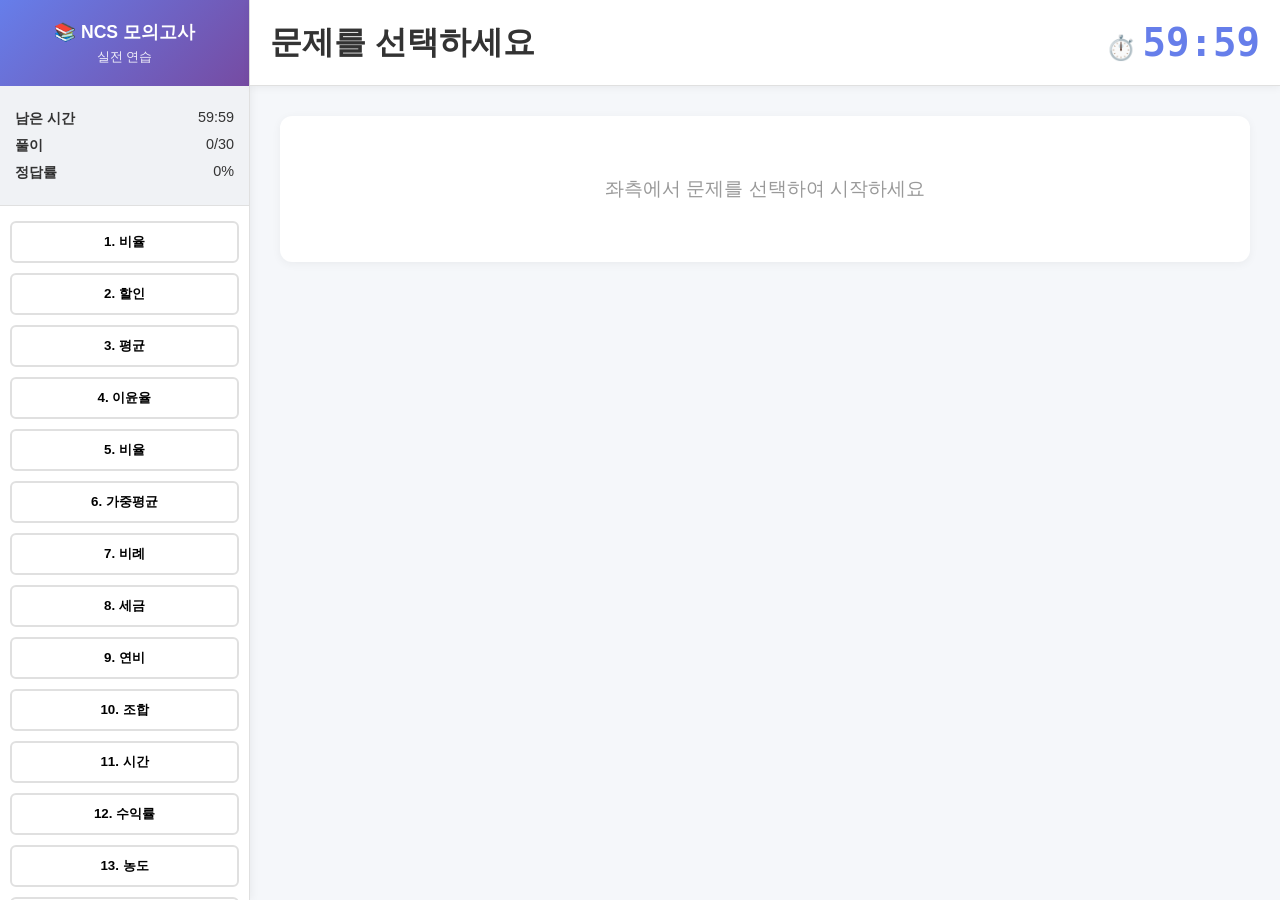
<file: index.html>
<!DOCTYPE html>
<html lang="ko">
<head>
    <meta charset="UTF-8">
    <meta name="viewport" content="width=device-width, initial-scale=1.0">
    <title>NCS 모의고사 - 실전 문제풀이</title>
    <script>
        // ncs_exam.html로 리다이렉트
        window.location.href = 'ncs_exam.html';
    </script>
</head>
<body>
    <p>로딩 중입니다...</p>
</body>
</html>
</file>
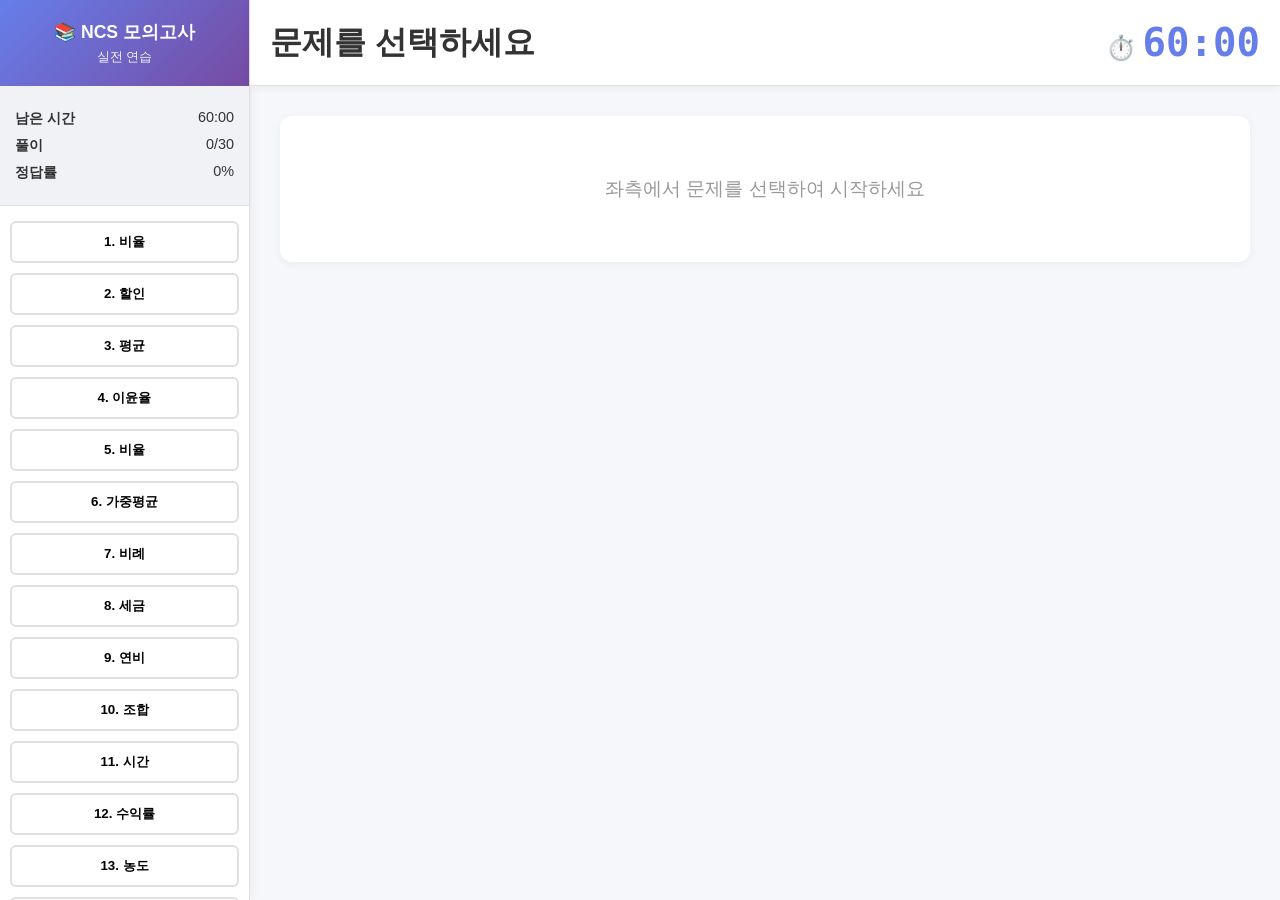
<file: ncs_exam.html>
<!DOCTYPE html>
<html lang="ko">
<head>
    <meta charset="UTF-8">
    <meta name="viewport" content="width=device-width, initial-scale=1.0">
    <title>NCS 모의고사 - 실전 문제풀이</title>
    <link rel="stylesheet" href="ncs_exam.css">
</head>
<body>
    <div class="container">
        <!-- 사이드바 -->
        <div class="sidebar">
            <div class="sidebar-header">
                <h2>📚 NCS 모의고사</h2>
                <p style="font-size: 0.8em; opacity: 0.9;">실전 연습</p>
            </div>
            <div class="exam-info">
                <div><strong>남은 시간</strong><span id="timer-display">60:00</span></div>
                <div><strong>풀이</strong><span><span id="solved">0</span>/30</span></div>
                <div><strong>정답률</strong><span id="accuracy">0%</span></div>
            </div>
            <div class="problem-list" id="problem-list"></div>
        </div>

        <!-- 메인 -->
        <div class="main-content">
            <div class="header">
                <h1 id="title">문제를 선택하세요</h1>
                <div style="display: flex; align-items: center; gap: 15px;">
                    <button id="wrong-note-btn" class="header-btn" onclick="showWrongNote()" style="display: none;">📝 오답노트 (<span id="wrong-count">0</span>)</button>
                    <button id="result-btn" class="header-btn" onclick="endExam()" style="display: none;">📊 결과 보기</button>
                    <div style="font-size: 1.5em; font-weight: bold;">⏱️ <span id="main-timer" class="timer-display">60:00</span></div>
                </div>
            </div>

            <div class="problem-area">
                <div id="problem-view">
                    <div class="problem-card" style="text-align: center; color: #999; padding: 60px;">
                        <p style="font-size: 1.2em;">좌측에서 문제를 선택하여 시작하세요</p>
                    </div>
                </div>
                <div id="result-view" class="result-screen"></div>
                <div id="wrong-note-view" class="result-screen"></div>
            </div>
        </div>
    </div>

    <!-- 시간 초과 팝업 -->
    <div id="time-alert" class="modal">
        <div class="modal-content">
            <h2>⏱️ 시간 초과!</h2>
            <p class="time-alert">이 문제에 <span id="alert-time">60</span>초 이상 소요됨</p>
            <p style="color: #666;">평균 풀이 시간: <strong id="alert-avg">45</strong>초</p>
            <div style="background: #fff3cd; padding: 15px; border-radius: 6px; margin: 20px 0;">
                <strong style="color: #856404;">💡 팁:</strong>
                <p style="color: #856404; margin-top: 8px;">어려운 문제는 빠르게 판단하고 버리세요! NCS는 시간관리가 가장 중요합니다.</p>
            </div>
            <div class="modal-buttons">
                <button class="modal-btn modal-btn-secondary" onclick="closeTimeAlert()">계속 풀기</button>
                <button class="modal-btn modal-btn-primary" onclick="skipAndClose()">다음 문제</button>
            </div>
        </div>
    </div>

    <script src="ncs_exam.js"></script>
</body>
</html>
</file>
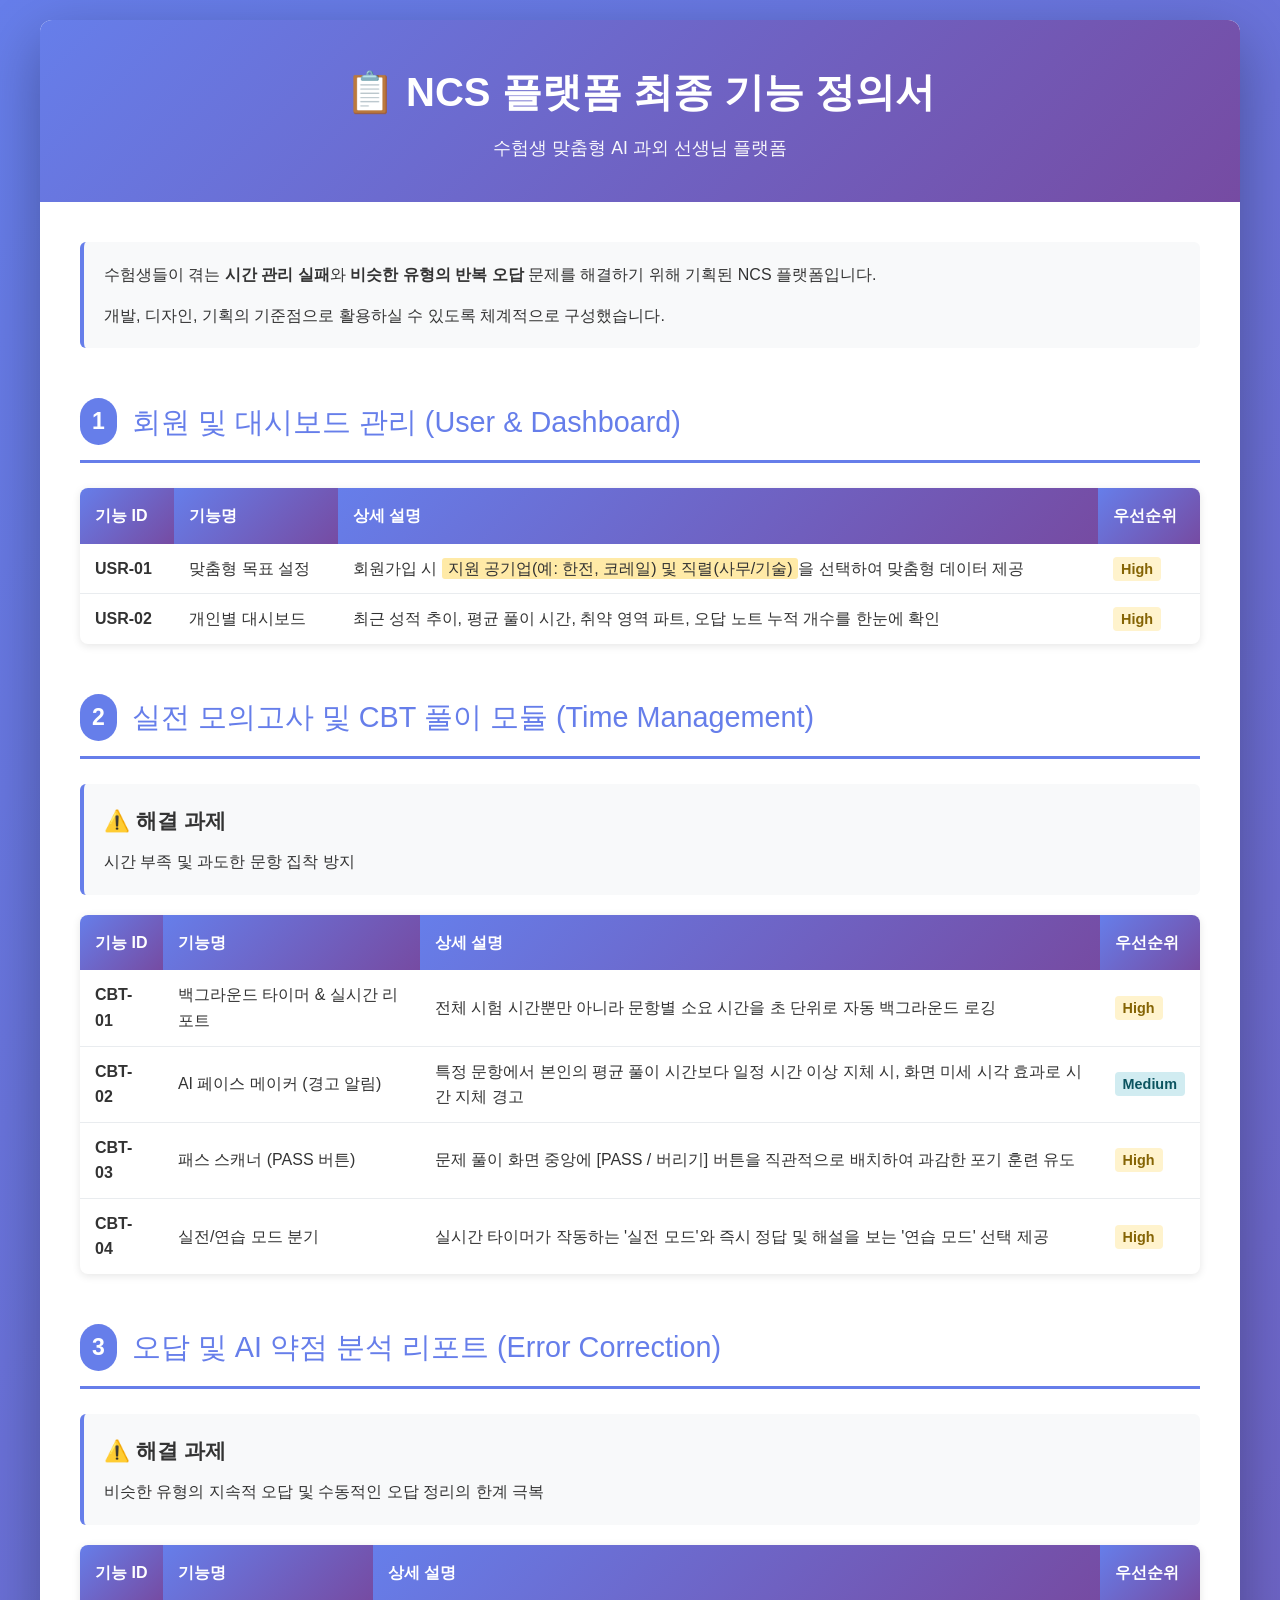
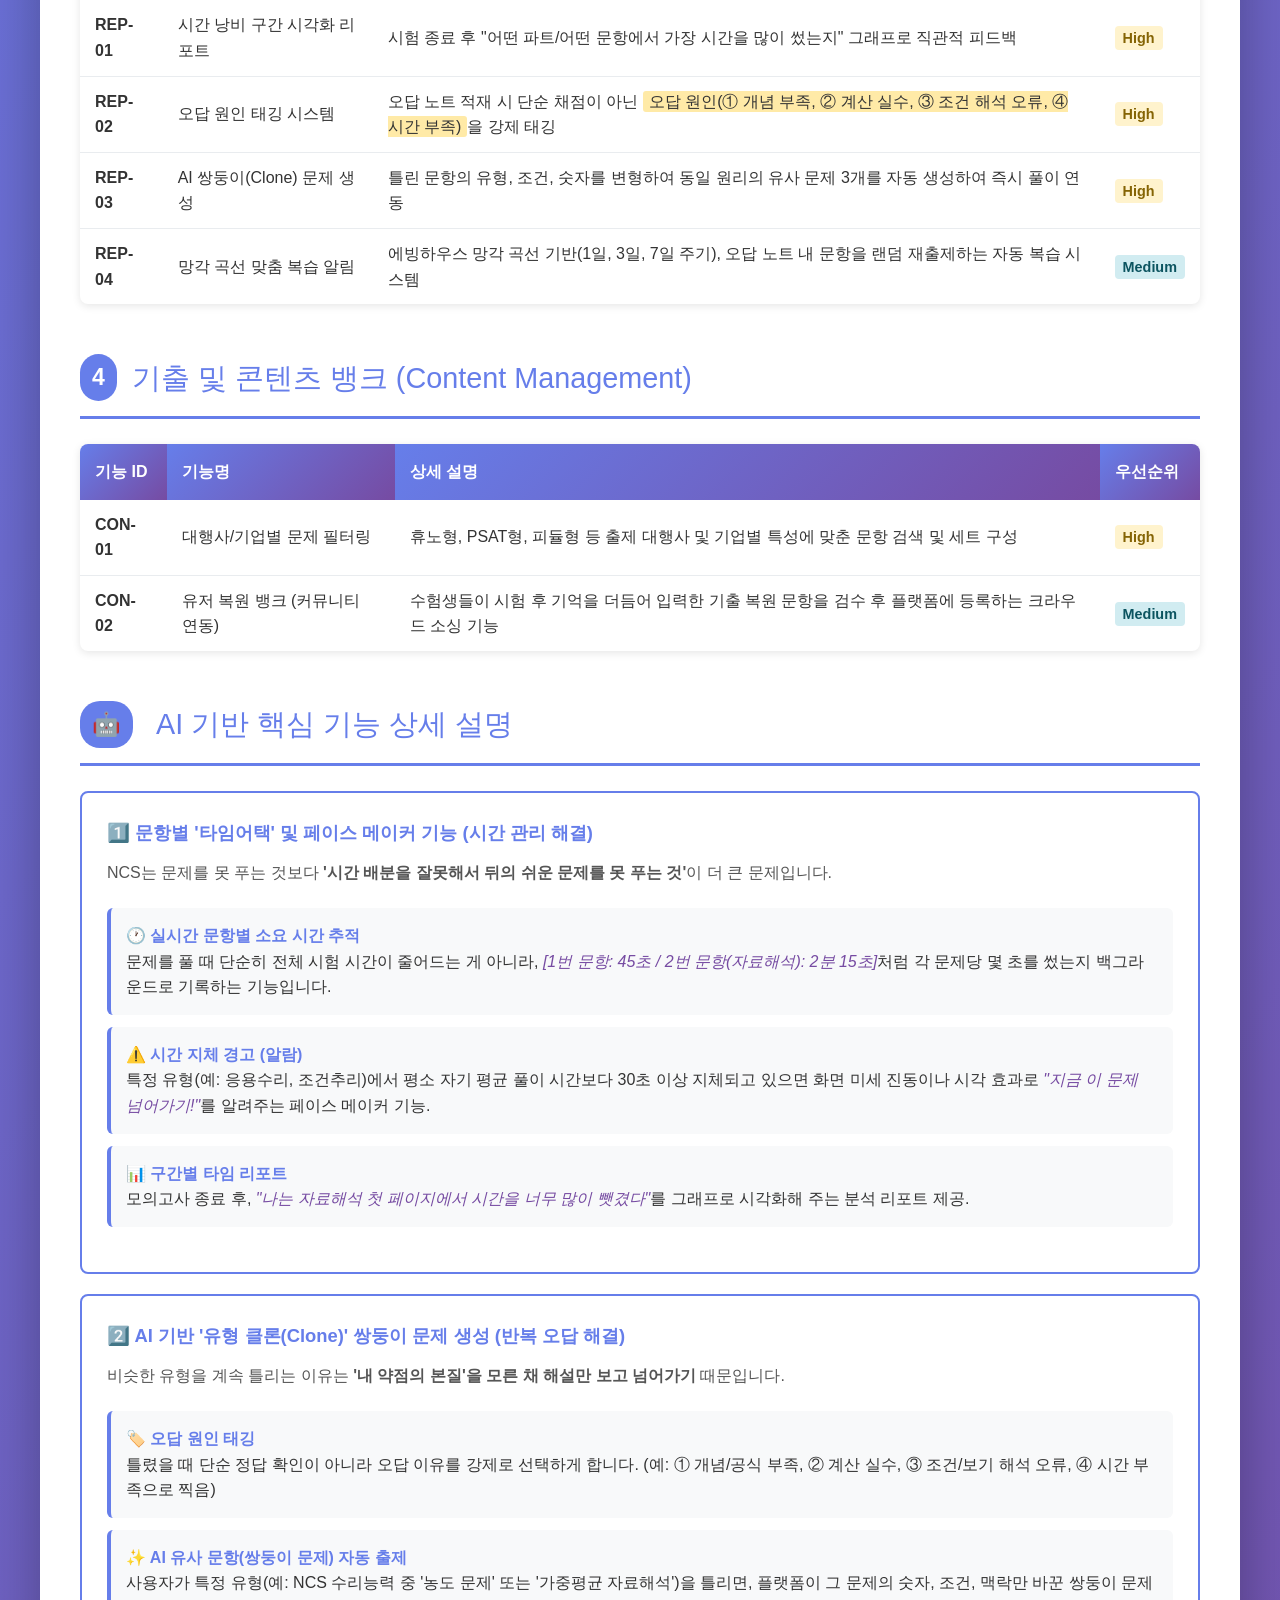
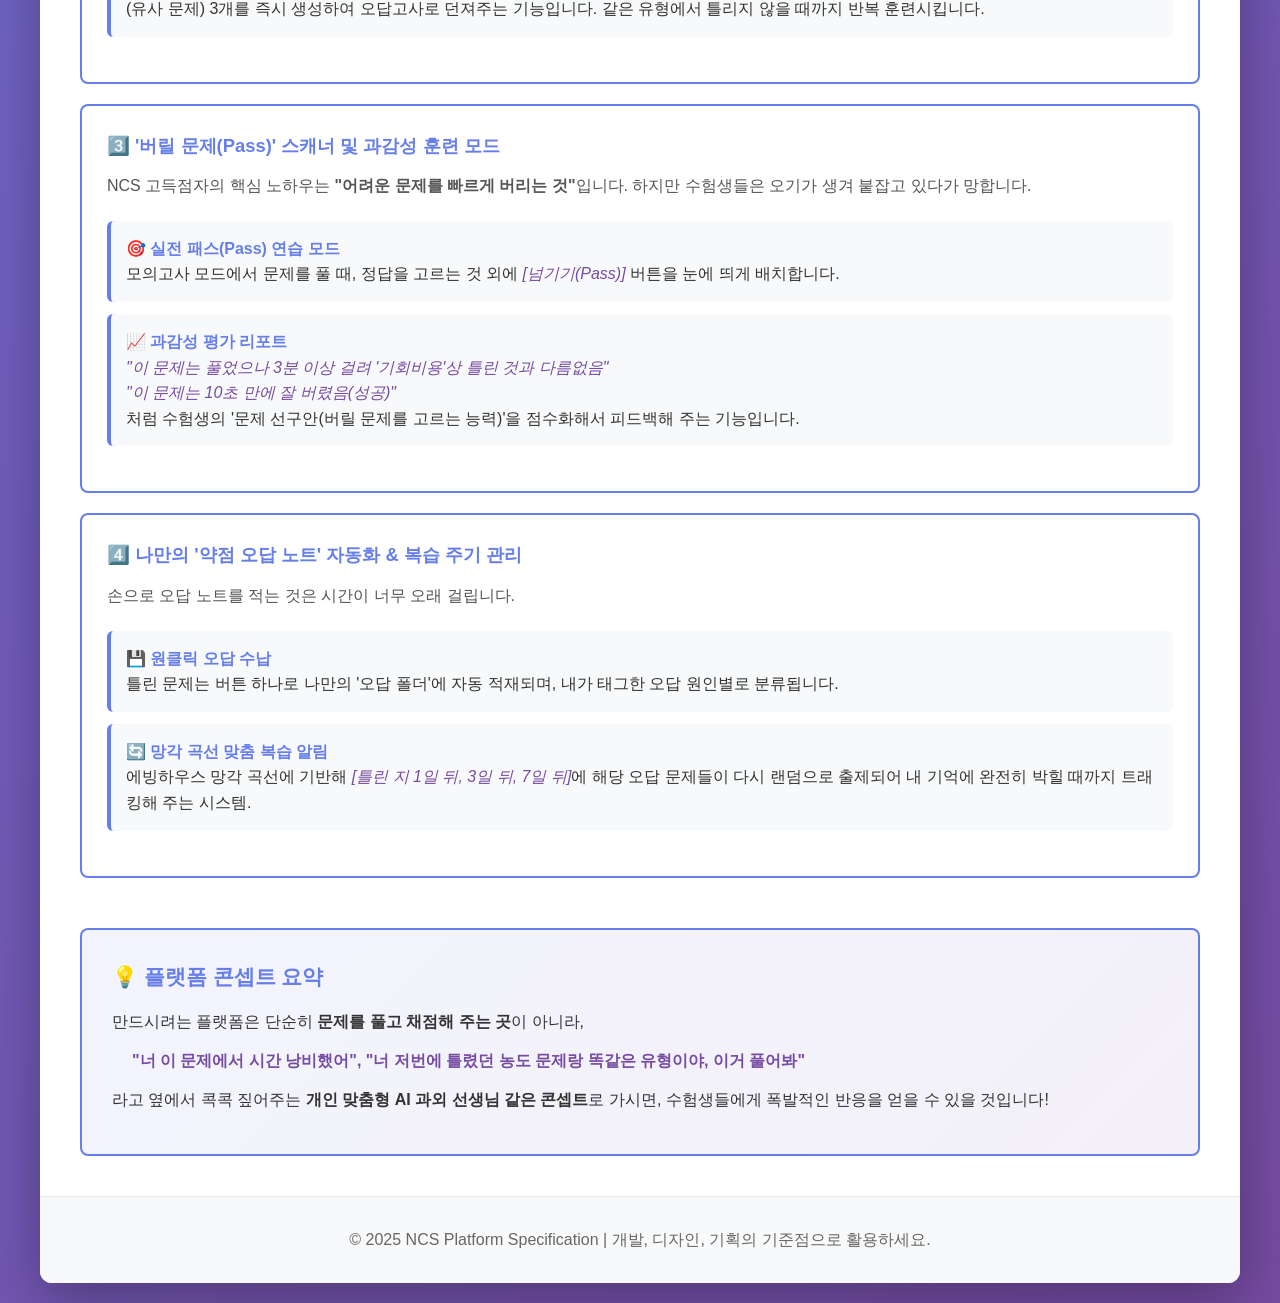
<file: ncs_platform_spec.html>
<!DOCTYPE html>
<html lang="ko">
<head>
    <meta charset="UTF-8">
    <meta name="viewport" content="width=device-width, initial-scale=1.0">
    <title>NCS 플랫폼 최종 기능 정의서</title>
    <style>
        * {
            margin: 0;
            padding: 0;
            box-sizing: border-box;
        }
        
        body {
            font-family: 'Segoe UI', Tahoma, Geneva, Verdana, sans-serif;
            line-height: 1.6;
            color: #333;
            background: linear-gradient(135deg, #667eea 0%, #764ba2 100%);
            padding: 20px;
            min-height: 100vh;
        }
        
        .container {
            max-width: 1200px;
            margin: 0 auto;
            background: white;
            border-radius: 12px;
            box-shadow: 0 20px 60px rgba(0, 0, 0, 0.3);
            overflow: hidden;
        }
        
        header {
            background: linear-gradient(135deg, #667eea 0%, #764ba2 100%);
            color: white;
            padding: 40px;
            text-align: center;
        }
        
        header h1 {
            font-size: 2.5em;
            margin-bottom: 10px;
        }
        
        header p {
            font-size: 1.1em;
            opacity: 0.95;
        }
        
        .content {
            padding: 40px;
        }
        
        .section {
            margin-bottom: 50px;
        }
        
        .section-title {
            font-size: 1.8em;
            color: #667eea;
            margin-bottom: 25px;
            padding-bottom: 15px;
            border-bottom: 3px solid #667eea;
            display: flex;
            align-items: center;
            gap: 15px;
        }
        
        .section-title span {
            display: inline-block;
            background: #667eea;
            color: white;
            padding: 5px 12px;
            border-radius: 20px;
            font-size: 0.8em;
            font-weight: bold;
        }
        
        .subsection {
            background: #f8f9fa;
            padding: 20px;
            border-left: 4px solid #667eea;
            margin-bottom: 20px;
            border-radius: 6px;
        }
        
        .subsection-title {
            font-size: 1.3em;
            color: #333;
            margin-bottom: 12px;
            font-weight: 600;
        }
        
        table {
            width: 100%;
            border-collapse: collapse;
            margin-bottom: 30px;
            background: white;
            border-radius: 8px;
            overflow: hidden;
            box-shadow: 0 2px 8px rgba(0, 0, 0, 0.1);
        }
        
        th {
            background: linear-gradient(135deg, #667eea 0%, #764ba2 100%);
            color: white;
            padding: 15px;
            text-align: left;
            font-weight: 600;
        }
        
        td {
            padding: 12px 15px;
            border-bottom: 1px solid #e9ecef;
        }
        
        tr:hover {
            background: #f8f9fa;
        }
        
        tr:last-child td {
            border-bottom: none;
        }
        
        .priority-high {
            background: #fff3cd;
            color: #856404;
            padding: 4px 8px;
            border-radius: 4px;
            font-weight: 600;
            font-size: 0.9em;
        }
        
        .priority-medium {
            background: #d1ecf1;
            color: #0c5460;
            padding: 4px 8px;
            border-radius: 4px;
            font-weight: 600;
            font-size: 0.9em;
        }
        
        .feature-list {
            list-style: none;
            margin: 20px 0;
        }
        
        .feature-list li {
            padding: 15px;
            margin-bottom: 12px;
            background: #f8f9fa;
            border-left: 4px solid #667eea;
            border-radius: 6px;
            transition: all 0.3s ease;
        }
        
        .feature-list li:hover {
            background: #e7eef7;
            transform: translateX(5px);
        }
        
        .feature-list strong {
            color: #667eea;
        }
        
        .feature-list em {
            color: #764ba2;
        }
        
        .highlight {
            background: #ffeaa7;
            padding: 2px 6px;
            border-radius: 3px;
            font-weight: 500;
        }
        
        .feature-card {
            background: white;
            border: 2px solid #667eea;
            border-radius: 8px;
            padding: 25px;
            margin-bottom: 20px;
            transition: all 0.3s ease;
        }
        
        .feature-card:hover {
            box-shadow: 0 10px 30px rgba(102, 126, 234, 0.3);
            transform: translateY(-5px);
        }
        
        .feature-card h4 {
            color: #667eea;
            margin-bottom: 12px;
            font-size: 1.15em;
        }
        
        .feature-card p {
            color: #555;
            line-height: 1.8;
        }
        
        .summary-box {
            background: linear-gradient(135deg, #667eea15 0%, #764ba215 100%);
            border: 2px solid #667eea;
            border-radius: 8px;
            padding: 30px;
            margin-top: 30px;
        }
        
        .summary-box h3 {
            color: #667eea;
            margin-bottom: 15px;
            font-size: 1.3em;
        }
        
        .summary-box p {
            color: #333;
            line-height: 1.8;
            margin-bottom: 10px;
        }
        
        footer {
            background: #f8f9fa;
            padding: 30px 40px;
            text-align: center;
            color: #666;
            border-top: 1px solid #e9ecef;
        }
        
        .emoji {
            font-size: 1.3em;
            margin-right: 8px;
        }
        
        @media (max-width: 768px) {
            .container {
                border-radius: 0;
            }
            
            header {
                padding: 30px 20px;
            }
            
            header h1 {
                font-size: 1.8em;
            }
            
            .content {
                padding: 20px;
            }
            
            table {
                font-size: 0.9em;
            }
            
            th, td {
                padding: 10px;
            }
        }
    </style>
</head>
<body>
    <div class="container">
        <header>
            <h1>📋 NCS 플랫폼 최종 기능 정의서</h1>
            <p>수험생 맞춤형 AI 과외 선생님 플랫폼</p>
        </header>
        
        <div class="content">
            <!-- 소개 섹션 -->
            <div class="section">
                <div class="subsection">
                    <p>수험생들이 겪는 <strong>시간 관리 실패</strong>와 <strong>비슷한 유형의 반복 오답</strong> 문제를 해결하기 위해 기획된 NCS 플랫폼입니다.</p>
                    <p style="margin-top: 15px;">개발, 디자인, 기획의 기준점으로 활용하실 수 있도록 체계적으로 구성했습니다.</p>
                </div>
            </div>
            
            <!-- 1. 회원 및 대시보드 관리 -->
            <div class="section">
                <div class="section-title">
                    <span>1</span>
                    회원 및 대시보드 관리 (User & Dashboard)
                </div>
                
                <table>
                    <thead>
                        <tr>
                            <th>기능 ID</th>
                            <th>기능명</th>
                            <th>상세 설명</th>
                            <th>우선순위</th>
                        </tr>
                    </thead>
                    <tbody>
                        <tr>
                            <td><strong>USR-01</strong></td>
                            <td>맞춤형 목표 설정</td>
                            <td>회원가입 시 <span class="highlight">지원 공기업(예: 한전, 코레일) 및 직렬(사무/기술)</span>을 선택하여 맞춤형 데이터 제공</td>
                            <td><span class="priority-high">High</span></td>
                        </tr>
                        <tr>
                            <td><strong>USR-02</strong></td>
                            <td>개인별 대시보드</td>
                            <td>최근 성적 추이, 평균 풀이 시간, 취약 영역 파트, 오답 노트 누적 개수를 한눈에 확인</td>
                            <td><span class="priority-high">High</span></td>
                        </tr>
                    </tbody>
                </table>
            </div>
            
            <!-- 2. 실전 모의고사 및 CBT 풀이 모듈 -->
            <div class="section">
                <div class="section-title">
                    <span>2</span>
                    실전 모의고사 및 CBT 풀이 모듈 (Time Management)
                </div>
                
                <div class="subsection">
                    <div class="subsection-title">⚠️ 해결 과제</div>
                    <p>시간 부족 및 과도한 문항 집착 방지</p>
                </div>
                
                <table>
                    <thead>
                        <tr>
                            <th>기능 ID</th>
                            <th>기능명</th>
                            <th>상세 설명</th>
                            <th>우선순위</th>
                        </tr>
                    </thead>
                    <tbody>
                        <tr>
                            <td><strong>CBT-01</strong></td>
                            <td>백그라운드 타이머 &amp; 실시간 리포트</td>
                            <td>전체 시험 시간뿐만 아니라 문항별 소요 시간을 초 단위로 자동 백그라운드 로깅</td>
                            <td><span class="priority-high">High</span></td>
                        </tr>
                        <tr>
                            <td><strong>CBT-02</strong></td>
                            <td>AI 페이스 메이커 (경고 알림)</td>
                            <td>특정 문항에서 본인의 평균 풀이 시간보다 일정 시간 이상 지체 시, 화면 미세 시각 효과로 시간 지체 경고</td>
                            <td><span class="priority-medium">Medium</span></td>
                        </tr>
                        <tr>
                            <td><strong>CBT-03</strong></td>
                            <td>패스 스캐너 (PASS 버튼)</td>
                            <td>문제 풀이 화면 중앙에 [PASS / 버리기] 버튼을 직관적으로 배치하여 과감한 포기 훈련 유도</td>
                            <td><span class="priority-high">High</span></td>
                        </tr>
                        <tr>
                            <td><strong>CBT-04</strong></td>
                            <td>실전/연습 모드 분기</td>
                            <td>실시간 타이머가 작동하는 '실전 모드'와 즉시 정답 및 해설을 보는 '연습 모드' 선택 제공</td>
                            <td><span class="priority-high">High</span></td>
                        </tr>
                    </tbody>
                </table>
            </div>
            
            <!-- 3. 오답 및 AI 약점 분석 리포트 -->
            <div class="section">
                <div class="section-title">
                    <span>3</span>
                    오답 및 AI 약점 분석 리포트 (Error Correction)
                </div>
                
                <div class="subsection">
                    <div class="subsection-title">⚠️ 해결 과제</div>
                    <p>비슷한 유형의 지속적 오답 및 수동적인 오답 정리의 한계 극복</p>
                </div>
                
                <table>
                    <thead>
                        <tr>
                            <th>기능 ID</th>
                            <th>기능명</th>
                            <th>상세 설명</th>
                            <th>우선순위</th>
                        </tr>
                    </thead>
                    <tbody>
                        <tr>
                            <td><strong>REP-01</strong></td>
                            <td>시간 낭비 구간 시각화 리포트</td>
                            <td>시험 종료 후 "어떤 파트/어떤 문항에서 가장 시간을 많이 썼는지" 그래프로 직관적 피드백</td>
                            <td><span class="priority-high">High</span></td>
                        </tr>
                        <tr>
                            <td><strong>REP-02</strong></td>
                            <td>오답 원인 태깅 시스템</td>
                            <td>오답 노트 적재 시 단순 채점이 아닌 <span class="highlight">오답 원인(① 개념 부족, ② 계산 실수, ③ 조건 해석 오류, ④ 시간 부족)</span>을 강제 태깅</td>
                            <td><span class="priority-high">High</span></td>
                        </tr>
                        <tr>
                            <td><strong>REP-03</strong></td>
                            <td>AI 쌍둥이(Clone) 문제 생성</td>
                            <td>틀린 문항의 유형, 조건, 숫자를 변형하여 동일 원리의 유사 문제 3개를 자동 생성하여 즉시 풀이 연동</td>
                            <td><span class="priority-high">High</span></td>
                        </tr>
                        <tr>
                            <td><strong>REP-04</strong></td>
                            <td>망각 곡선 맞춤 복습 알림</td>
                            <td>에빙하우스 망각 곡선 기반(1일, 3일, 7일 주기), 오답 노트 내 문항을 랜덤 재출제하는 자동 복습 시스템</td>
                            <td><span class="priority-medium">Medium</span></td>
                        </tr>
                    </tbody>
                </table>
            </div>
            
            <!-- 4. 기출 및 콘텐츠 뱅크 -->
            <div class="section">
                <div class="section-title">
                    <span>4</span>
                    기출 및 콘텐츠 뱅크 (Content Management)
                </div>
                
                <table>
                    <thead>
                        <tr>
                            <th>기능 ID</th>
                            <th>기능명</th>
                            <th>상세 설명</th>
                            <th>우선순위</th>
                        </tr>
                    </thead>
                    <tbody>
                        <tr>
                            <td><strong>CON-01</strong></td>
                            <td>대행사/기업별 문제 필터링</td>
                            <td>휴노형, PSAT형, 피듈형 등 출제 대행사 및 기업별 특성에 맞춘 문항 검색 및 세트 구성</td>
                            <td><span class="priority-high">High</span></td>
                        </tr>
                        <tr>
                            <td><strong>CON-02</strong></td>
                            <td>유저 복원 뱅크 (커뮤니티 연동)</td>
                            <td>수험생들이 시험 후 기억을 더듬어 입력한 기출 복원 문항을 검수 후 플랫폼에 등록하는 크라우드 소싱 기능</td>
                            <td><span class="priority-medium">Medium</span></td>
                        </tr>
                    </tbody>
                </table>
            </div>
            
            <!-- AI 기반 4가지 핵심 기능 -->
            <div class="section">
                <div class="section-title">
                    <span class="emoji">🤖</span>
                    AI 기반 핵심 기능 상세 설명
                </div>
                
                <!-- Feature 1 -->
                <div class="feature-card">
                    <h4>1️⃣ 문항별 '타임어택' 및 페이스 메이커 기능 (시간 관리 해결)</h4>
                    <p>NCS는 문제를 못 푸는 것보다 <strong>'시간 배분을 잘못해서 뒤의 쉬운 문제를 못 푸는 것'</strong>이 더 큰 문제입니다.</p>
                    
                    <ul class="feature-list">
                        <li>
                            <strong>🕐 실시간 문항별 소요 시간 추적</strong><br>
                            문제를 풀 때 단순히 전체 시험 시간이 줄어드는 게 아니라, <em>[1번 문항: 45초 / 2번 문항(자료해석): 2분 15초]</em>처럼 각 문제당 몇 초를 썼는지 백그라운드로 기록하는 기능입니다.
                        </li>
                        <li>
                            <strong>⚠️ 시간 지체 경고 (알람)</strong><br>
                            특정 유형(예: 응용수리, 조건추리)에서 평소 자기 평균 풀이 시간보다 30초 이상 지체되고 있으면 화면 미세 진동이나 시각 효과로 <em>"지금 이 문제 넘어가기!"</em>를 알려주는 페이스 메이커 기능.
                        </li>
                        <li>
                            <strong>📊 구간별 타임 리포트</strong><br>
                            모의고사 종료 후, <em>"나는 자료해석 첫 페이지에서 시간을 너무 많이 뺏겼다"</em>를 그래프로 시각화해 주는 분석 리포트 제공.
                        </li>
                    </ul>
                </div>
                
                <!-- Feature 2 -->
                <div class="feature-card">
                    <h4>2️⃣ AI 기반 '유형 클론(Clone)' 쌍둥이 문제 생성 (반복 오답 해결)</h4>
                    <p>비슷한 유형을 계속 틀리는 이유는 <strong>'내 약점의 본질'을 모른 채 해설만 보고 넘어가기</strong> 때문입니다.</p>
                    
                    <ul class="feature-list">
                        <li>
                            <strong>🏷️ 오답 원인 태깅</strong><br>
                            틀렸을 때 단순 정답 확인이 아니라 오답 이유를 강제로 선택하게 합니다. (예: ① 개념/공식 부족, ② 계산 실수, ③ 조건/보기 해석 오류, ④ 시간 부족으로 찍음)
                        </li>
                        <li>
                            <strong>✨ AI 유사 문항(쌍둥이 문제) 자동 출제</strong><br>
                            사용자가 특정 유형(예: NCS 수리능력 중 '농도 문제' 또는 '가중평균 자료해석')을 틀리면, 플랫폼이 그 문제의 숫자, 조건, 맥락만 바꾼 쌍둥이 문제(유사 문제) 3개를 즉시 생성하여 오답고사로 던져주는 기능입니다. 같은 유형에서 틀리지 않을 때까지 반복 훈련시킵니다.
                        </li>
                    </ul>
                </div>
                
                <!-- Feature 3 -->
                <div class="feature-card">
                    <h4>3️⃣ '버릴 문제(Pass)' 스캐너 및 과감성 훈련 모드</h4>
                    <p>NCS 고득점자의 핵심 노하우는 <strong>"어려운 문제를 빠르게 버리는 것"</strong>입니다. 하지만 수험생들은 오기가 생겨 붙잡고 있다가 망합니다.</p>
                    
                    <ul class="feature-list">
                        <li>
                            <strong>🎯 실전 패스(Pass) 연습 모드</strong><br>
                            모의고사 모드에서 문제를 풀 때, 정답을 고르는 것 외에 <em>[넘기기(Pass)]</em> 버튼을 눈에 띄게 배치합니다.
                        </li>
                        <li>
                            <strong>📈 과감성 평가 리포트</strong><br>
                            <em>"이 문제는 풀었으나 3분 이상 걸려 '기회비용'상 틀린 것과 다름없음"</em><br>
                            <em>"이 문제는 10초 만에 잘 버렸음(성공)"</em><br>
                            처럼 수험생의 '문제 선구안(버릴 문제를 고르는 능력)'을 점수화해서 피드백해 주는 기능입니다.
                        </li>
                    </ul>
                </div>
                
                <!-- Feature 4 -->
                <div class="feature-card">
                    <h4>4️⃣ 나만의 '약점 오답 노트' 자동화 & 복습 주기 관리</h4>
                    <p>손으로 오답 노트를 적는 것은 시간이 너무 오래 걸립니다.</p>
                    
                    <ul class="feature-list">
                        <li>
                            <strong>💾 원클릭 오답 수납</strong><br>
                            틀린 문제는 버튼 하나로 나만의 '오답 폴더'에 자동 적재되며, 내가 태그한 오답 원인별로 분류됩니다.
                        </li>
                        <li>
                            <strong>🔄 망각 곡선 맞춤 복습 알림</strong><br>
                            에빙하우스 망각 곡선에 기반해 <em>[틀린 지 1일 뒤, 3일 뒤, 7일 뒤]</em>에 해당 오답 문제들이 다시 랜덤으로 출제되어 내 기억에 완전히 박힐 때까지 트래킹해 주는 시스템.
                        </li>
                    </ul>
                </div>
            </div>
            
            <!-- 요약 -->
            <div class="summary-box">
                <h3>💡 플랫폼 콘셉트 요약</h3>
                <p>만드시려는 플랫폼은 단순히 <strong>문제를 풀고 채점해 주는 곳</strong>이 아니라,</p>
                <p style="margin-left: 20px; color: #764ba2; font-weight: 600;">
                    "너 이 문제에서 시간 낭비했어", "너 저번에 틀렸던 농도 문제랑 똑같은 유형이야, 이거 풀어봐"
                </p>
                <p>라고 옆에서 콕콕 짚어주는 <strong>개인 맞춤형 AI 과외 선생님 같은 콘셉트</strong>로 가시면, 수험생들에게 폭발적인 반응을 얻을 수 있을 것입니다!</p>
            </div>
        </div>
        
        <footer>
            <p>© 2025 NCS Platform Specification | 개발, 디자인, 기획의 기준점으로 활용하세요.</p>
        </footer>
    </div>
</body>
</html>
</file>
<file: ncs_exam.css>
/* ==================== 색상 정의 ==================== */
:root {
    --primary-color: #667eea;
    --primary-dark: #764ba2;
    --success-color: #28a745;
    --danger-color: #dc3545;
    --warning-color: #ffc107;
    --info-color: #2196F3;
    --light-bg: #f5f7fa;
    --card-bg: white;
    --border-color: #e0e0e0;
    --text-color: #333;
    --text-muted: #666;
}

/* ==================== 기본 스타일 ==================== */
* {
    margin: 0;
    padding: 0;
    box-sizing: border-box;
}

body {
    font-family: 'Segoe UI', sans-serif;
    background: var(--light-bg);
    color: var(--text-color);
}

.container {
    display: flex;
    height: 100vh;
}

/* ==================== 사이드바 ==================== */
.sidebar {
    width: 250px;
    background: var(--card-bg);
    border-right: 1px solid var(--border-color);
    display: flex;
    flex-direction: column;
    box-shadow: 2px 0 8px rgba(0,0,0,0.05);
}

.sidebar-header {
    padding: 20px;
    background: linear-gradient(135deg, var(--primary-color) 0%, var(--primary-dark) 100%);
    color: white;
    text-align: center;
}

.sidebar-header h2 {
    font-size: 1.1em;
    margin-bottom: 5px;
}

.exam-info {
    padding: 15px;
    background: #f0f2f5;
    border-bottom: 1px solid var(--border-color);
    font-size: 0.9em;
}

.exam-info div {
    display: flex;
    justify-content: space-between;
    margin: 8px 0;
}

.problem-list {
    flex: 1;
    overflow-y: auto;
    padding: 10px;
}

.problem-btn {
    width: 100%;
    padding: 10px;
    margin: 5px 0;
    border: 2px solid var(--border-color);
    background: var(--card-bg);
    border-radius: 6px;
    cursor: pointer;
    font-weight: 600;
    transition: all 0.3s;
}

.problem-btn:hover {
    background: #f0f2f5;
    border-color: var(--primary-color);
}

.problem-btn.active {
    background: linear-gradient(135deg, var(--primary-color) 0%, var(--primary-dark) 100%);
    color: white;
    border-color: var(--primary-color);
}

.problem-btn.solved {
    border-left: 4px solid var(--success-color);
}

.problem-btn.wrong {
    border-left: 4px solid var(--danger-color);
}

.main-content {
    flex: 1;
    display: flex;
    flex-direction: column;
}

/* ==================== 헤더 & 타이머 ==================== */
.header {
    background: var(--card-bg);
    padding: 20px;
    border-bottom: 1px solid var(--border-color);
    display: flex;
    justify-content: space-between;
    align-items: center;
    box-shadow: 0 2px 8px rgba(0,0,0,0.05);
}

.header-btn {
    padding: 10px 20px !important;
    background: linear-gradient(135deg, var(--primary-color) 0%, var(--primary-dark) 100%) !important;
    color: white !important;
    border-radius: 6px !important;
    font-weight: 600 !important;
    cursor: pointer !important;
    border: none !important;
    transition: all 0.3s !important;
    flex: 0 !important;
}

.timer-display {
    font-size: 2em;
    font-family: monospace;
    font-weight: bold;
    color: var(--primary-color);
}

.timer-display.warning {
    color: var(--warning-color);
}

.timer-display.danger {
    color: var(--danger-color);
}

.problem-area {
    flex: 1;
    overflow-y: auto;
    padding: 30px;
}

/* ==================== 문제 영역 ==================== */
.problem-card {
    background: var(--card-bg);
    padding: 30px;
    border-radius: 12px;
    box-shadow: 0 2px 10px rgba(0,0,0,0.05);
}

.problem-text {
    font-size: 1.1em;
    margin-bottom: 25px;
    padding: 20px;
    background: #f9fafb;
    border-left: 4px solid var(--primary-color);
    border-radius: 6px;
    line-height: 1.8;
}

.options {
    display: flex;
    flex-direction: column;
    gap: 12px;
    margin-bottom: 20px;
}

.option {
    padding: 15px;
    border: 2px solid var(--border-color);
    border-radius: 8px;
    cursor: pointer;
    background: var(--card-bg);
    transition: all 0.3s;
}

.option:hover {
    border-color: var(--primary-color);
    background: #f9fafb;
}

.option input {
    margin-right: 10px;
}

.option.correct {
    background: #d4edda;
    border-color: var(--success-color);
    color: #155724;
}

.option.wrong {
    background: #f8d7da;
    border-color: var(--danger-color);
    color: #721c24;
}

.explanation {
    background: #e7f3ff;
    border-left: 4px solid var(--info-color);
    padding: 15px;
    border-radius: 6px;
    margin-top: 15px;
    display: none;
}

.explanation.show {
    display: block;
}

/* ==================== 버튼 ==================== */
.buttons {
    display: flex;
    gap: 10px;
    margin-top: 20px;
}

button {
    padding: 12px 20px;
    border: none;
    border-radius: 6px;
    font-weight: 600;
    cursor: pointer;
    transition: all 0.3s;
    flex: 1;
}

.btn-submit {
    background: var(--success-color);
    color: white;
}

.btn-submit:hover {
    background: #218838;
}

.btn-skip {
    background: var(--warning-color);
    color: var(--text-color);
}

.btn-skip:hover {
    background: #e0a800;
}

.btn-next {
    background: var(--primary-color);
    color: white;
}

.btn-next:hover {
    background: #5568d3;
}

.result-screen {
    display: none;
    text-align: center;
    padding: 40px;
}

.result-screen.show {
    display: block;
}

.result-score {
    font-size: 3em;
    color: var(--primary-color);
    font-weight: bold;
    margin-bottom: 20px;
}

/* ==================== 모달 ==================== */
.modal {
    display: none;
    position: fixed;
    top: 0;
    left: 0;
    right: 0;
    bottom: 0;
    background: rgba(0,0,0,0.6);
    justify-content: center;
    align-items: center;
    z-index: 1000;
}

.modal.show {
    display: flex;
}

.modal-content {
    background: var(--card-bg);
    padding: 40px;
    border-radius: 12px;
    max-width: 500px;
    box-shadow: 0 10px 40px rgba(0,0,0,0.3);
}

.modal-content h2 {
    color: var(--danger-color);
    margin-bottom: 20px;
    font-size: 1.5em;
}

.modal-content p {
    color: var(--text-muted);
    line-height: 1.8;
    margin-bottom: 15px;
}

.time-alert {
    font-size: 1.3em;
    color: var(--danger-color);
    font-weight: bold;
    margin: 20px 0;
}

.modal-buttons {
    display: flex;
    gap: 10px;
    justify-content: flex-end;
    margin-top: 25px;
}

.modal-btn {
    padding: 10px 20px;
    border: none;
    border-radius: 6px;
    cursor: pointer;
    font-weight: 600;
}

.modal-btn-primary {
    background: var(--primary-color);
    color: white;
}

.modal-btn-secondary {
    background: #f0f2f5;
    color: var(--text-color);
}
</file>
